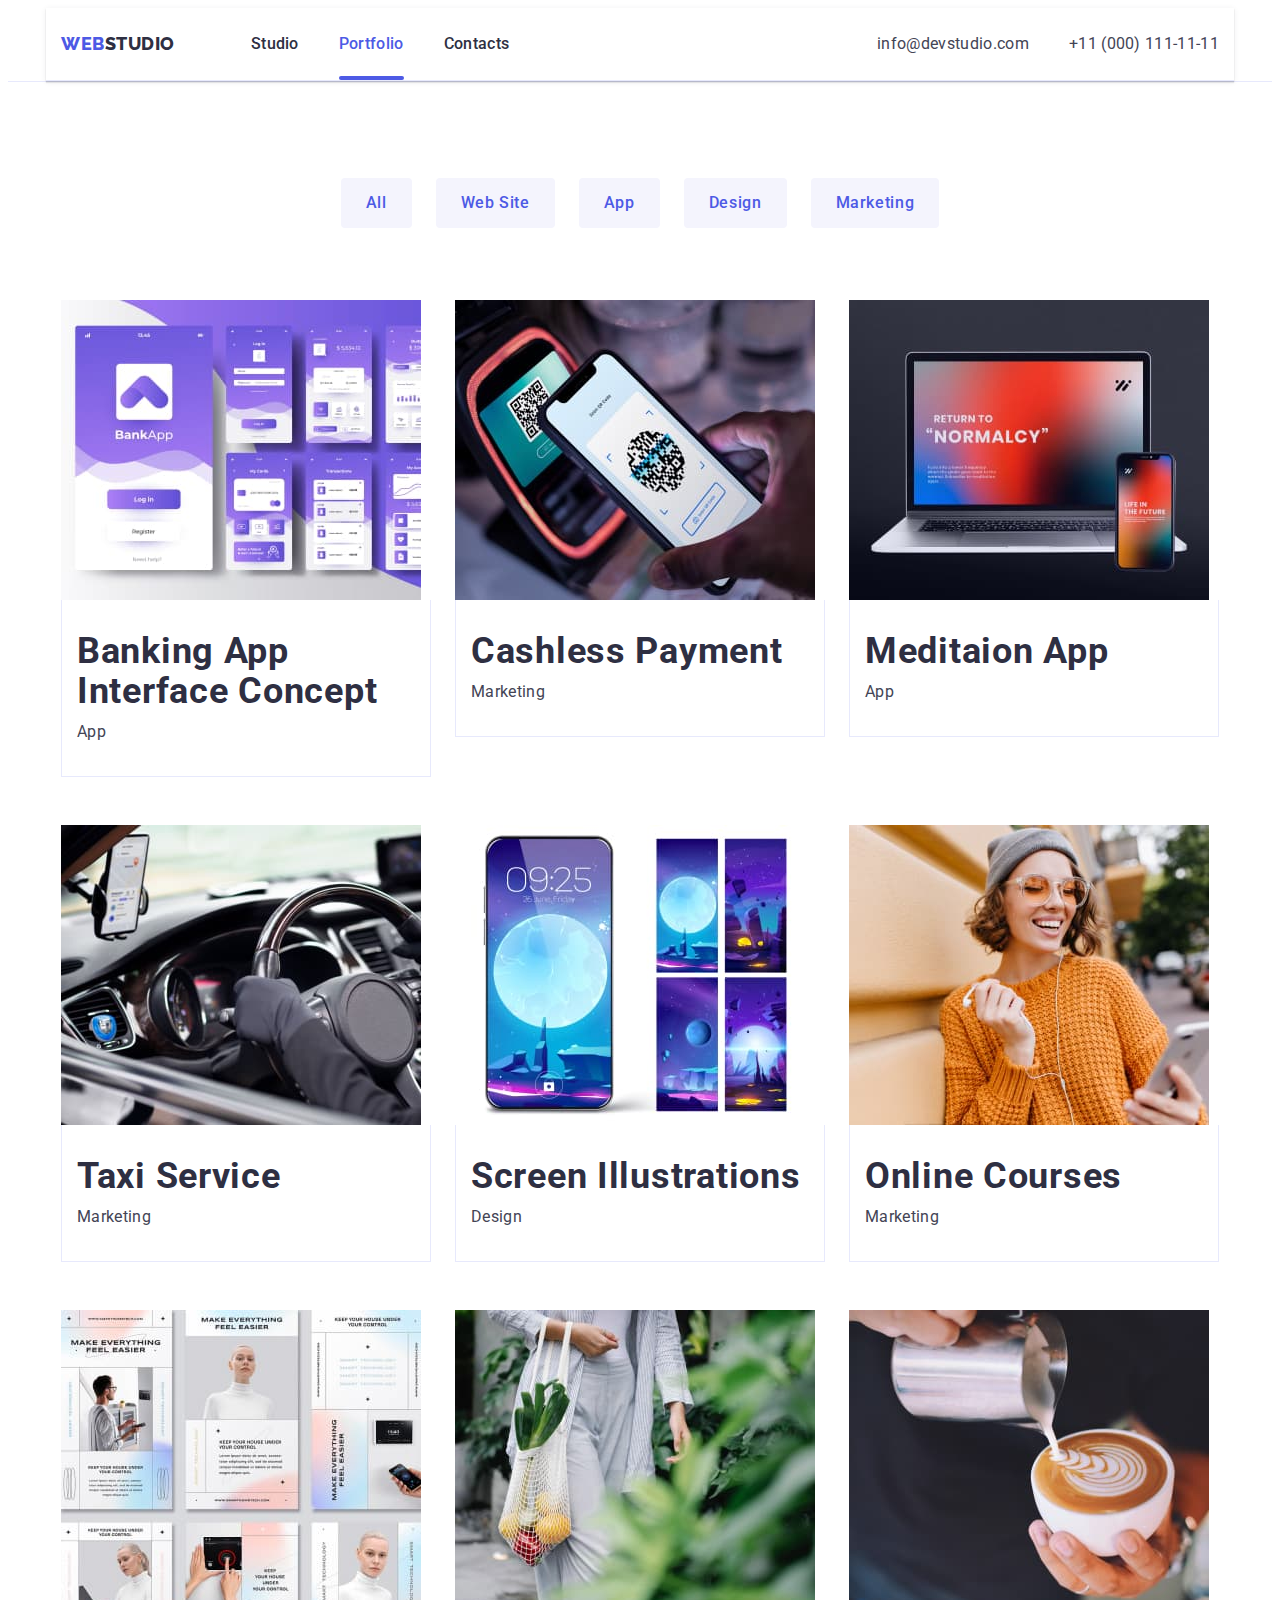
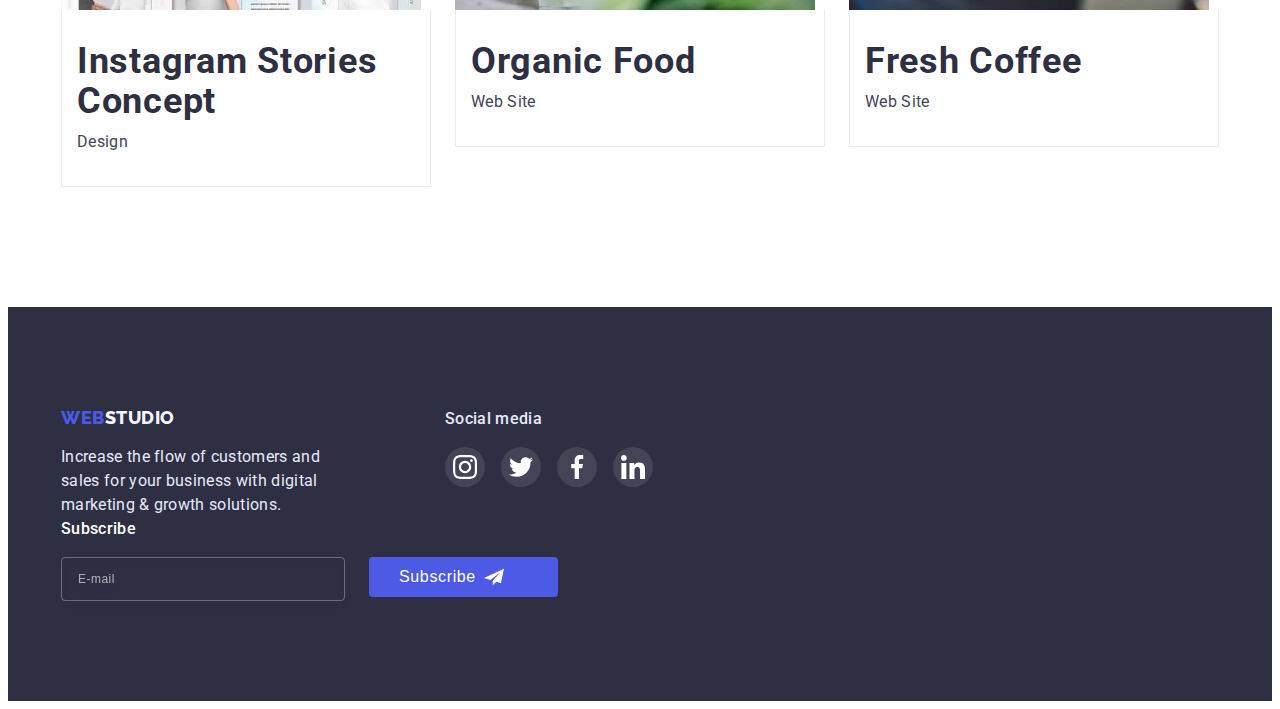
<file: portfolio.html>
<!DOCTYPE html>
<html lang="en">

<head>
    <meta charset="UTF-8">
    <meta http-equiv="X-UA-Compatible" content="IE=edge">
    <meta name="viewport" content="width=device-width, initial-scale=1.0">
    <title>Document</title>
    <link rel="preconnect" href="https://fonts.googleapis.com">
    <link rel="preconnect" href="https://fonts.gstatic.com" crossorigin>
    <link
        href="https://fonts.googleapis.com/css2?family=Raleway:wght@800&family=Roboto+Mono:wght@600&family=Roboto:wght@400;500;700&display=swap"
        rel="stylesheet">
    <link rel="stylesheet" href="https://cdnjs.cloudflare.com/ajax/libs/modern-normalize/1.1.0/modern-normalize.min.css"
            integrity="sha512-wpPYUAdjBVSE4KJnH1VR1HeZfpl1ub8YT/NKx4PuQ5NmX2tKuGu6U/JRp5y+Y8XG2tV+wKQpNHVUX03MfMFn9Q=="
            crossorigin="anonymous" referrerpolicy="no-referrer" />
    <link rel="stylesheet" href="./css/styles.css">
    <link href="./css/mobile.css" rel="stylesheet" />
    <link href="./css/tablet.css" rel="stylesheet" />
    <link href="./css/desktop.css" rel="stylesheet" />
    
    
</head>
<body>
<header class="header">
    <div class="container header-container">
        <nav class="header-nav">
            <a class="header-logo logo link" href="./index.html"><span
                    class="header-logo-accent logo">Web</span>Studio</a>
            <ul class="nav-list list">
                <li class="nav-item">
                    <a class="nav-link link" href="./index.html">Studio</a>
                </li>
                <li class="nav-item">
                    <a class="nav-link current link" href="./portfolio.html">Portfolio</a>
                </li>
                <li class="nav-item">
                    <a class="nav-link link" href="">Contacts</a>
                </li>
            </ul>
        </nav>
        <address class="address">
            <ul class="address-list list">
                <li class="address-item">
                    <a class="address-link link" href="mailto:info@devstudio.com">info@devstudio.com</a>
                </li>
                <li class="address-item">
                    <a class="address-link link" href="tel:+110001111111">+11 (000) 111-11-11</a>
                </li>
            </ul>
        </address>
    </div>
</header>
    <main>
        <section class="buttons">
            <div class="container">
            <h1 class="visually-hidden">Filter Btn</h1>
       <ul class="buttons-list list">
        <li class="button-item"><button class="filter-button" type="button">All</button></li>
        <li class="button-item"><button class="filter-button" type="button">Web Site</button></li>
        <li class="button-item"><button class="filter-button" type="button">App</button></li>
        <li class="button-item"><button class="filter-button" type="button">Design</button></li>
        <li class="button-item"><button class="filter-button" type="button">Marketing</button></li>
       </ul> 
    
            <h2 class="visually-hidden">Project Card</h2>
        <ul class="project-list list">
            <li class="project-item">
                <a class="project-link link" href="">
                    <div class="project-cover-wrap">
                    <img src="./images/img (1).jpg" alt="Banking" width="360">
                    <p class="project-cover-text">14 Stylish and User-Friendly App Design Concepts · Task Manager App · Calorie Tracker App · Exotic Fruit Ecommerce App ·
                    Cloud Storage App</p>
                    </div>
            <div class="project-item-wrap">
                <h3 class="project-title title">Banking App Interface Concept</h3>
                <p class="project-text text">App</p> 
            </div>
            </a>
            </li> 
            <li class="project-item" >
                <a class="project-link link" href="">
                    <div class="project-cover-wrap">
                    <img src="./images/img (2).jpg" alt="Cashless" width="360">
                    <p class="project-cover-text">14 Stylish and User-Friendly App Design Concepts · Task Manager App · Calorie Tracker App
                   · Exotic Fruit Ecommerce App ·
                    Cloud Storage App</p>
            </div>
            <div class="project-item-wrap">
                <h3 class="project-title title">Cashless Payment</h3>
                <p class="project-text text">Marketing</p>
                </div>
            </a>
            </li>
            <li class="project-item">
                <a class="project-link link" href="">
                <div class="project-cover-wrap">
                <img src="./images/img (3).jpg" alt="Meditaion App" width="360">
                <p class="project-cover-text">14 Stylish and User-Friendly App Design Concepts · Task Manager App · Calorie Tracker App
                · Exotic Fruit Ecommerce App ·Cloud Storage App</p>
                </div>
                <div class="project-item-wrap">
                <h3 class="project-title title">Meditaion App</h3>
                <p class="project-text text">App</p>
            </div>
            </a>
            </li>
            <li class="project-item">
                <a class="project-link link" href="">
                    <div class="project-cover-wrap">
                    <img src="./images/img (4).jpg" alt="Taxi Service" width="360">
                    <p class="project-cover-text">14 Stylish and User-Friendly App Design Concepts · Task Manager App · Calorie Tracker App
                · Exotic Fruit Ecommerce App ·Cloud Storage App</p>
                    </div>
                <div class="project-item-wrap">
                <h3 class="project-title title">Taxi Service</h3>
                <p class="project-text text">Marketing</p> 
                </div>
            </a>
            </li>
            <li class="project-item">
                <a class="project-link link" href="">
                    <div class="project-cover-wrap">
                    <img src="./images/img (5).jpg" alt="Screen" width="360">
                    <p class="project-cover-text">14 Stylish and User-Friendly App Design Concepts · Task Manager App · Calorie Tracker App
                · Exotic Fruit Ecommerce App ·Cloud Storage App</p>
                    </div>
                <div class="project-item-wrap">
                <h3 class="project-title title">Screen Illustrations</h3>
                <p class="project-text text">Design</p> 
                </div>
            </a>
            </li>
            <li class="project-item">
                <a class="project-link link" href="">
                    <div class="project-cover-wrap">
                <img src="./images/img (6).jpg" alt="Online Courses" width="360">
                <p class="project-cover-text">14 Stylish and User-Friendly App Design Concepts · Task Manager App · Calorie Tracker App
                · Exotic Fruit Ecommerce App ·Cloud Storage App</p>
                    </div>
                <div class="project-item-wrap">
                <h3 class="project-title title">Online Courses</h3>
                <p class="project-text text">Marketing</p> 
                </div>
            </a>
            </li>
            <li class="project-item">
                <a class="project-link link" href="">
                    <div class="project-cover-wrap">
                    <img src="./images/img (7).jpg" alt="Instagram Stories" width="360">
                    <p class="project-cover-text">14 Stylish and User-Friendly App Design Concepts · Task Manager App · Calorie Tracker App
                · Exotic Fruit Ecommerce App ·Cloud Storage App</p>
                    </div>
                <div class="project-item-wrap">
                <h3 class="project-title title">Instagram Stories Concept</h3>
                <p class="project-text text">Design</p> 
                </div>
            </a>
            </li>
            <li class="project-item">
                <a class="project-link link" href="">
                    <div class="project-cover-wrap">
                    <img src="./images/img (8).jpg" alt="Organic Food" width="360">
                    <p class="project-cover-text">14 Stylish and User-Friendly App Design Concepts · Task Manager App · Calorie Tracker App
                · Exotic Fruit Ecommerce App ·Cloud Storage App</p>
                    </div>
                <div class="project-item-wrap">
                <h3 class="project-title title">Organic Food</h3>
                <p class="project-text text">Web Site</p> 
                </div>
            </a>
            </li>
            <li class="project-item">
                <a class="project-link link" href="">
                    <div class="project-cover-wrap">
                    <img src="./images/img (9).jpg" alt="Fresh Coffee" width="360">
                    <p class="project-cover-text">14 Stylish and User-Friendly App Design Concepts · Task Manager App · Calorie Tracker App
                · Exotic Fruit Ecommerce App ·Cloud Storage App</p>
                    </div>
                <div class="project-item-wrap">
                <h3 class="project-title title">Fresh Coffee</h3>
                <p class="project-text text">Web Site</p> 
                </div>
            </a>
            </li>
        </ul>
        </div>
         </section>
    </main>
<footer class="footer">
    <div class="container footer-container">
        <div class="footer-logo">
            <a class="footer-logo-link link" href="./index.html"><span
                    class="footer-logo-accent link">Web</span>Studio</a>
            <p class="footer-text text">Increase the flow of customers and sales for your business with
                digital marketing & growth solutions.</p>
        </div>
        <div class="footer-media">
            <p class="footer-media-text text">Social media</p>
            <ul class="footer-media-list list">
                <li class="footer-media-item">
                    <a href="" class="footer-media-soc-link">
                        <svg class="footer-media-soc-icon" width="24" height="24">
                            <use href="./images/sprite.svg#instagram"></use>
                        </svg>
                    </a>
                </li>
                <li class="footer-media-item">
                    <a href="" class="footer-media-soc-link">
                        <svg class="footer-media-soc-icon" width="24" height="24">
                            <use href="./images/sprite.svg#twitter"></use>
                        </svg>
                    </a>
                </li>
                <li class="footer-media-item">
                    <a href="" class="footer-media-soc-link">
                        <svg class="footer-media-soc-icon" width="24" height="24">
                            <use href="./images/sprite.svg#facebook"></use>
                        </svg>
                    </a>
                </li>
                <li class="footer-media-item">
                    <a href="" class="footer-media-soc-link">
                        <svg class="footer-media-soc-icon" width="24" height="24">
                            <use href="./images/sprite.svg#linkedin"></use>
                        </svg>
                    </a>
                </li>

            </ul>

        </div>

        <form class="footer-form">
            <p class="form-title">Subscribe</p>
            <div class="footer-field">

                <input class="footer-input" type="email" name="user_email" id="user-email" placeholder="E-mail" />
                <label class="footer-label" for="user-email"></label>

                <div class="footer-btn-icon">
                    <button class="subscribe-btn" type="submit">Subscribe</button>
                    <svg class="subscribe-icon" width="24" height="20">
                        <use href="./images/sprite.svg#icon-Frame"></use>
                    </svg>
                </div>
            </div>
        </form>
    </div>
</footer>
    
    </body>
    
    </html>
</file>
<file: css/styles.css>
:root {
   --main-title-color: #FFFFFF;
   --second-title-color: #2E2F42;
   --text-color: #F4F4FD;
   --main-btn-color: #FFFFFF;
   --primary-btn-bg-color:#4D5AE5;
   --secondary-btn-bg-color:#F4F4FD;
   --accent-btn-bg-color:#404BBF;
   --title-text-color:#434455;
   --accent-color:#4D5AE5;
   --background-color:#F4F4FD;
   --background: #FFFFFF;
   --background-color-icon: #4D5AE5;
   --modal-btn-bg-color: #E7E9FC;
   --modal-bg-color: #FCFCFC;
   --accent-bg-color-icon:#404BBF;
   --footer-text-color: #E7E9FC;
   --footer-logo-color: #F4F4FD;
   --footer-bg-accent-icon: #31D0AA;
   --footer-bg-primary-icon: #434455;
   --border-color: #E7E9FC;
   --primary-icon-color: #F4F4FD;
   --main-customers-color: #8E8F99;
   --main-modal-text:#757575;
   --card-set-gap: 24px;
   --transition-hover-focus: 250ms cubic-bezier(0.4, 0, 0.2, 1);
   --box-shadow-btn: 0px 4px 4px rgba(0, 0, 0, 0.15);
   --box-shadow-card:0px 1px 6px rgba(46, 47, 66, 0.08),
      0px 1px 1px rgba(46, 47, 66, 0.16),
      0px 2px 1px rgba(46, 47, 66, 0.08);        
   --box-shadow-filter:rgba(0, 0, 0, 0.1),
      0px 2px 1px rgba(0, 0, 0, 0.08),
      0px 2px 2px rgba(0, 0, 0, 0.12);
   --box-shadow-modal-btn:0px 1px 1px rgba(0, 0, 0, 0.14),
      0px 1px 3px rgba(0, 0, 0, 0.12),
      0px 2px 1px rgba(0, 0, 0, 0.2);
}


 
p,h1,h2,h3,h4,h5,h6 {
    margin: 0;
}
 ul {
    margin: 0;
    padding-left: 0;
 }

 img{
    display: block;
    max-width: 100%;
    height: auto;
}

 body {
     font-family: 'Roboto', sans-serif;
     
     
 }
 
 .address-link:is(:hover, :focus) {
     color:var(--accent-color);
  }
 .hero-btn:is(:hover, :focus) {
     background-color: var(--accent-btn-bg-color);
     
  }
 .filter-button:is(:hover, :focus){
     color:var(--main-btn-color);
     background-color:var(--accent-btn-bg-color);
     box-shadow: 0px 3px 1px var(--box-shadow-filter);

   
   }

 .link {
     text-decoration: none;
 }
 .list {
     list-style: none;
     padding: 0px;
     margin: 0px;
 }
 .title {
     
   letter-spacing: 0.02em; 
   font-weight: 700;
   font-size: 36px;
   line-height: 1.11;
   
 }
 .text {
     font-size: 16px;
     line-height: 1.5;
     letter-spacing: 0.02em;
 }
 .logo {
     font-family: 'Raleway', sans-serif;
     font-weight: 800;
     font-size: 18px;
     line-height: 1.17;
     letter-spacing: 0.03em;
     text-transform: uppercase;
 }
 .section {
    padding-top: 120px;
    padding-bottom: 120px;
 }
   
   
 ----------HEADER-----------
.header-container {
   display: flex;
   align-items: center;
  }
 .header-logo {
    
    color: var(--second-title-color);
}

 .header-logo-accent {
    color: var(--accent-color);
 }
.header {
   border-bottom: 1px solid var(--border-color);
}
.header-nav {
   display: flex;
   align-items: center;
   
}
.nav-list {
   display: flex;
   gap: 40px;
}
  .nav-link {
   display: block;
   position: relative;
   padding-top: 24px;
   padding-bottom: 24px;
   font-weight: 500;
   font-size: 16px;
   line-height: 1.5;
   letter-spacing: 0.02em;
   transition: var(--transition-hover-focus);
   color: var(--second-title-color);
   transition: color var(--transition-hover-focus);
  }

  .nav-link.current::after {
   position: absolute;
   content: '';
   width: 100%;
   height: 4px;
   left: 0;
   bottom: 0;

   border-radius: 2px;
   background-color: var(--accent-color);

  }

  .nav-link:hover,
  .nav-link:focus,
  .nav-link.current {
     color: var(--accent-color);
  }
  .nav-list {
   display: flex;
   gap: 40px;
  }
   
   .address-list {
    display: flex;
    
   
   }
  .address-link {
     display: block;
    
     color: var(--title-text-color);

     font-style: normal;
     font-size: 16px;
     line-height: 1.5;
     letter-spacing: 0.02em;
     transition: color var(--transition-hover-focus);
  }

.mobile-menu-open {
   border: none;
   background-color: transparent;
   padding: 0;
   line-height: 0;
}
  .mobile-menu-open-icon {
   stroke: #2E2F42;
  }

 .mobile-menu {
   opacity: 0;
   visibility: hidden;
   pointer-events: none;
   position: fixed;
   top: 0;
   left: 0;
   z-index: 1;
   width: 100%;
   height: 100%;
   background-color: #FFFFFF;
   transform: translateX(100%);
   transition: transform var(--transition-hover-focus);
      
 }
.mobile-menu.is-open {
   opacity: 1;
   visibility: visible;
   pointer-events: initial;
   transform: translateX(0);
}
 .mobile-menu > .mobile-container {
   height: 100%;
   display: flex;
   flex-direction: column;
   justify-content: space-between;
   overflow-y: auto;
 }
   
.mobile-container {
   
   position: relative;
   padding-bottom: 40px;
   padding-left: 40px;
   padding-top: 80px;

   }


 .mobile-menu-close {
   position: absolute;
   display: flex;
   align-items: center;
   justify-content: center;
   top: 24px;
   right: 24px;
   width: 24px;
   height: 24px;
   line-height: 0;
   padding: 0;
   background-color: transparent;
   margin-left: auto;
   margin-bottom: 32px;
   border: 1px solid rgba(0, 0, 0, 0.1);
   border-radius: 50%;
   background-color: #E7E9FC;
   cursor: pointer;
   color: #2E2F42;
  
 }

 .mob-menu-close-icon {
   fill: currentColor;
 }

 
 .mob-menu-item:not(:last-child) {
   margin-bottom: 40px;
 
 }

 .mob-menu-link {
   font-weight: 700;
   font-size: 36px;
   line-height: 1.11;
   letter-spacing: 0.02em;
   
   color: #2E2F42;
 }

  
 .mob-menu-tel-link {
   display: block;
   font-weight: 700;
   font-size: 36px;
   line-height: 1.11;
   letter-spacing: 0.02em;
   margin-bottom: 40px;
   color: #4D5AE5;
}


 .mob-menu-mail-link {
   display: block;
   font-weight: 500;
   font-size: 20px;
   line-height: 1.20;
   letter-spacing: 0.02em;
   color: #434455;
   margin-bottom: 48px;
 }
       

 .mob-soc-list {
   display: flex;
   gap: 56px;
  

 }
 
 
 .mob-soc-item {
   width: 40px;
   height: 40px;
   
 }

 .mob-soc-link {
   width: 100%;
   height: 100%;
   display: flex;
   border-radius: 50%;
   justify-content: center;
   align-items: center;
   color: var(--primary-icon-color);
   background-color: var(--background-color-icon);
   
 }

 .mob-soc-icon {
   fill: currentColor;
 } 

   /* ----------HERO----------- */
 .hero {
    
    padding-top: 112px;
    padding-bottom: 112px;
    text-align: center;
    background-color: var(--second-title-color);
    background-image: linear-gradient(rgba(46, 47, 66, 0.7),rgba(46, 47, 66, 0.7)), url(../images/mobile-bg.jpg);
    background-size: cover;
    background-repeat: no-repeat;
    background-position: center;
    
 }
.hero-container {
  
   display: flex;
   flex-direction: column;
   align-items: center;
 
}
.hero-title {
   max-width: 320px;
   font-weight: 700;
   font-size: 36px;
   line-height: 1.11;
   letter-spacing: 0.02em;
   margin-top: 0px;
   margin-bottom: 72px;
   
   
   color: var(--main-title-color);
}

 .hero-btn {
    font-family: inherit;
    font-weight: 500;
    font-size: 16px;
    line-height: 1.5;
    letter-spacing: 0.04em;
    min-width: 169px;
    padding: 16px 32px;
    border-radius: 4px;
    border: none;
    display: block;
    margin: 0 auto;
    transition: background-color var(--transition-hover-focus);

    box-shadow: var(--box-shadow-btn);
    background: var(--primary-btn-bg-color);
    color: var(--main-btn-color);
    cursor: pointer;
 } 
 
/* ----------BENEFITS----------- */

 .benefits {
   padding-top: 96px;
   padding-bottom: 96px;
 }

 .visually-hidden{
  position: absolute;
  white-space: nowrap;
  width: 1px;
  height: 1px;
  overflow: hidden;
  border: 0;
  padding: 0;
  clip: rect(0000);
  clip-path: inset(50%);
  margin: -1px;
 }
 
 .benefits-icon {
   display: none;
     
 }
 .thumb {
   display: none;
 }
 .benefits-list {
   display: flex;
   flex-wrap: wrap;
   gap: 72px;
 }
   
 .benefits-item {
   
   }
 

 .benefits-title {
    text-align: center;
    color: var(--second-title-color);
    margin-bottom: 8px;

 }

 .benefits-text {
   
   color: var(--title-text-color);
     
 }
 /* ----------GALLERY----------- */
 .gallery {
   display: none;
 }
 .gallery {
   padding-bottom: 120px;
 }
 .gallery-title {
     font-size: 36px;
     line-height: 1.11;
     letter-spacing: 0.02em;
     text-align: center;
     margin-bottom: 72px;
     color: var(--second-title-color);
 }

 .gallery-list {
    display: flex;
    gap: var(--card-set-gap);
    
        
 }
 .gallery-item {
    width: calc((100% - 48px) / 3);
    
 }

 /* ----------TEAM----------- */
 
 .team {
   padding-top: 96px;
   padding-bottom: 72px;
  
    background: var(--background-color);
 }
 .team-title {
     font-size: 36px;
     line-height: 1.11;
     text-align: center;
     letter-spacing: 0.02em;
     margin-bottom: 72px; 
           
     color: var(--second-title-color);
 }

 .team-list {
    display: flex;
    flex-direction: column;
    justify-content: center;
    align-items: center;
    gap: 72px;
}
   
  .team-item {
   
    border-radius: 0px 0px 4px 4px;
    background: var(--background);
    box-shadow: 0px 1px 6px rgba(46, 47, 66, 0.08), 0px 1px 1px rgba(46, 47, 66, 0.16), 0px 2px 1px rgba(46, 47, 66, 0.08);
    
 } 
 
 .team-item-wrap {
   flex-wrap: wrap;
   justify-content: space-between;
   gap: 0;
   padding-top: 32px;
   padding-bottom: 32px;
  
 }

 .team-item-title {
   font-weight: 500;
      font-size: 20px;
      line-height: 1.2px;
      text-align: center;
      letter-spacing: 0.02em;
    color: var(--second-title-color);
    margin-bottom: 8px;
    
 }
 .team-item-text {
   text-align: center;
    color: var(--title-text-color);
    margin-bottom: 8px;
   
 }

 .team-soc-list {
   display: flex;
   justify-content: center;
   gap: var(--card-set-gap);
 }

 .team-soc-item {
   width: 40px;
   height: 40px;
  }

  .team-soc-link {
   width: 100%;
   height: 100%;
   display: flex;
   border-radius: 50%;
   justify-content: center;
   align-items: center;
   color: var(--primary-icon-color);
   
   background-color: var(--background-color-icon);
   transition: background-color var(--transition-hover-focus);

   }
   
  .team-soc-icon {
   fill: currentColor;
 }

  .team-soc-link:is(:hover, :focus) {
    background-color: var(--accent-bg-color-icon);
 }

/* ----------CUSTOMERS----------- */

 .customers {
   padding-top: 96px;
   padding-bottom: 96px;
   
 }
 .customers-title {
   
   text-align: center;
   margin-bottom: 72px;
   
   color: var(--second-title-color)
 }

 .customers-list {
   display: flex;
   flex-wrap: wrap;
   justify-content: center;
   gap: 72px 16px;
   
   
 }

 .customers-item {
  
   
 }

 .customers-link {
   width: 190px;
   height: 88px;
   border: 1px solid var(--main-customers-color);
   border-radius: 4px;
   display: flex;
   justify-content: center;
   align-items: center;
   color: var(--main-customers-color);
   transition: color var(--transition-hover-focus);
 }

 .customers-icon {
   width: 110px;
   height: 56px;
   fill: currentColor;
 }
 .customers-link:is(:hover, :focus) {
   border-color: var(--accent-bg-color-icon) ;
   color: var(--accent-bg-color-icon);
 }

/* ----------FILTER----------- */

.buttons {
  padding-top: 96px;
  
  }

.buttons-list {
    display: flex;
    gap: var(--card-set-gap);
    justify-content: center;
    
}
.button-item {}
 

.filter-button {
     font-family: inherit;
     font-weight: 500;
     font-size: 16px;
     line-height: 1.5;
     letter-spacing: 0.04em;
     padding: 12px 24px; 
     border-radius: 4px;
     border: 1px solid var(--border-color);
     color: var(--accent-color);
     border-color: transparent;
     background: var(--secondary-btn-bg-color);
     cursor: pointer;
     transition: color var(--transition-hover-focus), background-color var(--transition-hover-focus), box-shadow var(--transition-hover-focus);
}

/* ----------PROJECT----------- */



.project-list {
    display: flex;
    flex-wrap: wrap;
    column-gap: 24px;
    row-gap: 48px;
    margin-top: 72px;
    padding-bottom: 120px;
    
   
}
.project-item {
    width: calc((100% - 48px) / 3);

    
}
.project-link:is(:hover, :focus) .project-cover-text {
 
  transform: translateY(0);}

.project-item-wrap {
    
    padding-top: 32px;
    padding-bottom: 32px;
    padding-left: 15px;
    padding-right: 15px;
    border: 1px solid var(--border-color);
    border-top: none;

    background: var(--background)
}
.project-link {
   display: block;
   transition: box-shadow var(--transition-hover-focus);
 }


.project-title {
   margin-bottom: 8px;
   color: var(--second-title-color);
}

.project-text {
     color: var(--title-text-color);
} 

.project-link:is(:hover, :focus) {
   box-shadow: var(--box-shadow-card);
   
}
.project-cover-wrap {
   position: relative;
   overflow: hidden;
   

}
.project-cover-text {
   position: absolute;
   top: 0;
   padding: 40px 32px 164px 32px;
   font-size: 16px;
   line-height: 1.5;
   letter-spacing: 0.02em;
   color: var(--text-color);
   background: var(--background-color-icon);
   height: 100%;
   transform: translateY(100%);
   transition: transform var(--transition-hover-focus);
   overflow: auto;

}


 /* ----------FOOTER----------- */
.footer {
     padding-top: 96px;
     padding-bottom: 96px;
     background-color: var(--second-title-color);
  }
  


.footer-logo-link {
   font-family: 'Raleway', sans-serif;
   font-weight: 800;
   font-size: 18px;
   line-height: 1.17;
   letter-spacing: 0.03em;
   text-transform: uppercase;
   color: var(--footer-logo-color)
}
.footer-logo-accent {
   font-family: 'Raleway', sans-serif;
   font-weight: 800;
   font-size: 18px;
   line-height: 1.17;
   letter-spacing: 0.03em;
   color: var(--accent-color);
}
.footer-text {
   margin-top: 17px;
   max-width: 264px;
   color: var(--footer-text-color);
}
.footer-media {
   display: block;
 
  } 
 .footer-media-list {
  gap:24px;
  }
.footer-media-text {
   font-weight: 500;
   margin-bottom: 16px;
   text-align: center;
} 

.footer-media-item {
    width: 40px;
    height: 40px;
 }
.footer-media-soc-link {
   width: 100%;
   height: 100%;
   display: flex;
   border-radius: 50%;
   justify-content: center;
   align-items: center;
   color: #F4F4FD;
   transition: background-color var(--transition-hover-focus);
   background-color: var(--footer-bg-primary-icon);
}
.footer-media-soc-icon {
   fill: currentColor;

  }
.footer-media-soc-link:is(:hover, :focus) {
   background-color: var(--footer-bg-accent-icon);

}
.form-title {
   text-align: center;
   margin-bottom: 16px;
   font-weight: 500;
   font-size: 16px;
   line-height: 1.5;
   letter-spacing: 0.02em;
   color: var(--main-title-color);
}
 
  



.footer-input {
   width: 100%;
   height: 40px;
   border-radius: 4px;
   border: 1px solid rgba(255, 255, 255, 0.3);
   background-color: transparent;
   color: var(--main-title-color);
   padding-left: 16px;
   margin-bottom: 16px;
   filter: drop-shadow(0px 4px 4px rgba(0, 0, 0, 0.15));
} 


.footer-input::placeholder {
   font-size: 12px;
   line-height: 2;
   align-items: center;
   letter-spacing: 0.04em;
   color: rgba(255, 255, 255, 0.6);
}
 .footer-btn-icon {
   
   
   width: 165px;
   height: 40px;
   align-items: center;
   text-align: center;
   display: flex;
   margin: 0 auto;
   background: var(--background-color-icon);
   border-radius: 4px;
   padding-left: 24px;
   

       
} 
.subscribe-btn {
   font-weight: 500;
   font-size: 16px;
   line-height: 1.5;
   letter-spacing: 0.04em;
   gap: 16px;
   color: var(--main-btn-color);
   background: var(--background-color-icon);
   background-color: transparent;
   border: none;
   transition: background-color var(--transition-hover-focus);
   cursor: pointer;
}

.footer-btn-icon:is(:hover, :focus ) {
   background-color: var(--accent-btn-bg-color);

}
.subscribe-icon {
   fill:var(--main-title-color);
}   


/* ----------Modal----------- */

 .backdrop {
   position: fixed;
   top: 0;
   left: 0;
   z-index: 0;
   width: 100%;
   height: 100%;
   background-color: rgba(46, 47, 66, 0.4);
   transition: opacity 300ms linear, visibility 300ms linear;

 }
 
 .modal {
   position: absolute;
   width: 392px;
   min-height: 576px;
   top: 50%;
   left: 50%;
   background-color: var(--modal-bg-color);
   border-radius: 4px;
   padding: 24px;
   
   transform: translate(-50%, -50%) rotate(0deg);
   transition: transform 300ms linear;
   

}
.backdrop.is-hidden .modal {
   transform: translate(-50%, -50%) rotate(300deg);

}
 .modal-btn-close {
   width: 24px;
   height: 24px;
   background-color: var(--modal-btn-bg-color);
   border: 1px solid rgba(0, 0, 0, 0.1);
   border-radius: 50%;
   display: flex;
   align-items: center;
   justify-content: center;
   margin-left: auto;
   padding: 0;
   color: #000000;
   box-shadow:var(--box-shadow-modal-btn);
   margin-bottom: 24px;
   cursor: pointer;
   transition: background-color var(--transition-hover-focus), color var(--transition-hover-focus) ;
   
}

 .modal-close-icon {
   fill: currentColor;
}


.modal-btn-close:is(:hover, :focus) {
   background-color: var(--accent-btn-bg-color);
   color: var(--main-btn-color);
}
.is-hidden {
   visibility: hidden;
   opacity: 0;
   pointer-events: none;
}
 
 
.modal-title {
   font-weight: 500;
   font-size: 16px;
   line-height: 1.5;
   text-align: center;
   letter-spacing: 0.02em;
   color: var(--second-title-color);
   margin-bottom: 16px;
}
.modal-field {
   margin-bottom: 8px;
   
   
}

.input-wrap {
   position: relative;
}
.modal-input {
   width: 100%;
   height: 40px;
   border-radius: 4px;
   border: 1px solid rgba(33, 33, 33, 0.2);
   background-color: var(--modal-bg-color);
   background-color: transparent;
   padding-left: 38px;
   outline: transparent;
   font-size: 18px;
   transition: border var(--transition-hover-focus);
   
}

.modal-input:focus {
   border-color:var(--accent-color);
   
}
.modal-input:focus +.modal-icon {
   fill: var(--accent-color);
  
}
.modal-label {
   font-size: 12px;
   line-height: 1.17;
   letter-spacing: 0.01em;
   margin-bottom: 4px;
   display: inline-block;
   color: var(--main-customers-color);
}
 
   
      
.modal-icon {
   position: absolute;
   left: 19px;
   top: 50%;
   transform: translateY(-50%);
   transition: fill var(--transition-hover-focus);
}
.modal-message {
   width: 100%;
   height: 120px;
   border-radius: 4px;
   border: 1px solid rgba(33, 33, 33, 0.2);
   background-color: var(--modal-bg-color);
   background-color: transparent;
   padding: 8px 16px;
   outline: transparent;
   resize: none;
   
   
   transition: border-color var(--transition-hover-focus);
}
.modal-message::placeholder {
   font-size: 12px;
   line-height: 1.17;
   letter-spacing: 0.04em;
   color: rgba(117, 117, 117, 0.5);

}

.modal-message:focus {
   border-color: var(--accent-color);
 }

 

.label-check {
   display: flex;
   font-size: 12px;
   line-height: 1.17;
   letter-spacing: 0.04em;
   color: var(--second-title-color);
   
   
}
.label-check .modal-check-icon {
   width: 16px;
   height: 16px;
   border: 1.25px solid #2E2F42;
   border-radius: 2px;
   display: flex;
   align-items: center;
   justify-content: center;
   margin-right: 8px;
   fill: transparent;
  
}
.modal-textarea {
   margin-bottom: 16px;
}
.input-check:checked + .label-check .modal-check-icon {
   border: none;
   background-color: var(--accent-btn-bg-color) ;
   fill:var(--secondary-btn-bg-color);
}
.policy-text {
   font-size: 12px;
   line-height: 1.17;
   letter-spacing: 0.04em;
   color: var(--main-modal-text);
}

.policy-link { 

  text-decoration: underline;
  color: var(--accent-color);
}

.modal-button {
   min-width: 169px;
   font-family: inherit;
   font-weight: 500;
   font-size: 16px;
   line-height: 1.5;
   letter-spacing: 0.04em;
   display: block;
   padding: 16px 32px;
   margin: 0 auto;
   margin-top: 24px;
   border: none;
   cursor: pointer;
   

   color: var(--main-btn-color);
   background: var(--primary-btn-bg-color);
   box-shadow: 0px 4px 4px rgba(0, 0, 0, 0.15);
   border-radius: 4px;
   transition: background-color var(--transition-hover-focus);
      
 }
 .modal-button:is(:hover, :focus) {
   background-color: var(--accent-btn-bg-color);
 }
</file>
<file: css/mobile.css>
.container {

  padding-left: 16px;
  padding-right: 16px;


}


.header-container {
  position: relative;
  display: flex;
  border-bottom: 1px solid #E7E9FC;
  align-items: center;
  justify-content: space-between;
  
  padding-top: 25px;
  padding-bottom: 24px;
  box-shadow: 0px 2px 1px rgba(46, 47, 66, 0.08), 0px 1px 1px rgba(46, 47, 66, 0.16), 0px 1px 6px rgba(46, 47, 66, 0.08);
  
}


/* від 0 до 767 */
@media screen and (max-width: 767px) {
  .nav-link {
    display: none;
  }

  .nav-item {
    display: none;
  }

  .address-link {
    display: none;
  }
  .footer >.container {
    max-width: 428px;
  }
    .footer-container {
     
      display: flex;
      flex-direction: column;
      align-items: center;
      gap: 72px;
  
  
    }
  
    .footer-logo {
      margin-right: auto;
      margin-left: auto;
      /* padding-bottom: 16px; */
      text-align: center;
  
    }
  
    .footer-text {
      text-align: left;
      margin-top: 17px;
      color: var(--footer-logo-color)
    }
  
    .footer-media-text {
      
      color: #FFFFFF;
    }
  
    .footer-media-list {
      display: flex;
      justify-content: center;
     
    }
  
    
        .footer-field {
          width: 100%;
    
        }
    
        .footer-form {
    
          width: 100%;
    
        }
    
        .footer-input {
          width: 100%;
        }
        
      }


@media screen and (max-width: 387px) {
  .mob-menu-tel-link {
    font-size: 27px;

  }
  .mob-soc-list {
    gap: 30px;}

  .hero-title {
    max-width: 320px;}

}



@media screen and (min-width: 480px) {
  .container {
    max-width: 428px;
    margin-left: auto;
    margin-right: auto;
  }

  .team>.container {
    max-width: 294px;
  }
}

.header-nav {
  margin-right: auto;
}



   
@media screen and (min-device-pixel-ratio: 2) and (max-width:767px),
screen and (min-resolution: 192dpi) and (max-width:767px),
screen and (min-resolution: 2dppx) and (max-width:767px) {

  .hero {
    background-image:linear-gradient(rgba(46, 47, 66, 0.7), rgba(46, 47, 66, 0.7)) url(../images/mobile-bg@2x.jpg);
  }

}
</file>
<file: css/tablet.css>
@media screen and (min-width: 768px) {
    .container {
        max-width: 768px;
        padding-bottom: 0;
    }
    .hero title {
        width: 496px;
        font-size: 56px;
        line-height: 60px;
        line-height: 1.07;
        
    }
    .header-container {
    padding-top: 0px;

}

    
 .mobile-menu-open {
        display: none;

    }
 .header-logo {
    margin-right: 120px;
}


.address-list {
display: flex;
flex-direction: column;
gap: 12px;

 }
  .address-link {
   display: block;
   color: var(--title-text-color);
   font-style: normal;
   font-size: 12px;
   line-height: 1.17;
   letter-spacing: 0.04em;
   transition: color var(--transition-hover-focus);
   }
 .modal {
    width: 408px;
 }
 
}


@media screen and (min-width:768px) {
.benefits-list {
    display: flex;
    flex-wrap: wrap;
    flex-direction: row;
    gap: 24px;
}
.benefits-item {
    flex-basis: calc((100% - 24px) / 2);
}
.team {
    padding-top: 96px;
    padding-bottom: 108px;
}
.team > .container {
    max-width: 582px;
}
.team-list {
    display: flex;
    flex-wrap: wrap;
    flex-direction: row;
    gap: 24px;
   
}
.team-item {
    flex-basis: calc((100% - 24px) / 2);
        }

.customers-item {
    flex-basis: calc((100% - 2*24px) / 3);
}

.customers-link {
    width: 168px;
}

.customers-icon {
     width: 104px;
     

}
.customers> .container {
  max-width: 582px;
}
 .footer-container {
    max-width: 582px;
    display: flex;
    flex-direction: row;
    flex-wrap: wrap;
    align-items: start;
    gap: 24p;
} 
.footer-logo {
    margin-bottom: 72px;
    margin-right: 24px;
    text-align: left;
}

.footer-media-text {
    text-align: left;
    font-size: 16px;
     line-height: 1.5;       
     letter-spacing: 0.02em;
     color: #FFFFFF;
}

.footer-field {
   display: flex;
  

  }
.form-title {
  text-align: left;
  }
.footer-input {
    width: 264px;
    margin-right: 24px;
    margin-bottom: 0px;
  }
 .footer-media {
     display: block;
    margin: 0;
  

 }
 .footer-media-list {
     display: flex;
     justify-content: center;
     gap: 16px;
     

 }
}



@media screen and (min-width:768px) {
.hero {
background-image: linear-gradient(rgba(46, 47, 66, 0.7), rgba(46, 47, 66, 0.7)),url(../images/tablet-bg.jpg);

 }
   }
@media screen and (min-device-pixel-ratio: 2) and (mix-width:768px),
screen and (min-resolution: 192dpi) and (mix-width:768px),
screen and (min-resolution: 2dppx) and (mix-width:768px) {
 .hero  {
  background-image: url(../images/mobile-bg@2x);
            
   }
  }
</file>
<file: css/desktop.css>
@media screen and (min-width: 1200px) {
    .container {
    max-width: 1158px;
    padding-left: 15px;
    padding-right: 15px;
    margin: 0px auto;
       
    }
 }
 @media screen and (min-width: 1200px) {
    .header-logo {
     margin-right: 76px;
        }
 
    .address-list {
      display: flex;
      flex-direction: row;
      gap: 40px;
    }
    .address-link {
    font-size: 16px;
    line-height: 1.5;
    letter-spacing: 0.02em;

    }
        
 .hero {

     padding-top: 188px;
     padding-bottom: 188px;
}
.hero-title {
    max-width: 496px;
    font-size: 56px;
    line-height: 1.07;
    margin-bottom: 48px;
}
 .benefits {
     padding-top: 120px;
     padding-bottom: 120px;
 }


.thumb {
    width: 264px;
    height: 112px;
    background: var(--background-color);
    border-radius: 4px;
    display: flex;
    justify-content: center;
    align-items: center;
    margin-bottom: 8px;
}

.benefits-icon {
    display: block;
}
.benefits-list {

    gap: var(--card-set-gap);
}

.benefits-item {
    max-width: 264px;
}
.benefits-title {
    text-align: left;
    font-weight: 500;
    font-size: 20px;
    line-height: 1.2;

}
.gallery {
    display: block;
    padding-bottom: 120px;
}

.gallery-title {
    font-size: 36px;
    line-height: 1.11;
    letter-spacing: 0.02em;
    text-align: center;
    margin-bottom: 72px;
    color: var(--second-title-color);
}

.gallery-list {
    display: flex;
    gap: var(--card-set-gap);


}

.gallery-item {
    width: calc((100% - 48px) / 3);

}

.team > .container {
   max-width: 1158px;
}
.team {
    padding-top: 120px;
    padding-bottom: 120px;
    padding-left: 0px;
    padding-right: 0px;

 }
  .team-list {
      display: flex;
      gap: var(--card-set-gap);
  }
  .team-item {
      flex-basis: calc((100% - 72px) / 4);
 }
 .team-item-wrap {
     
      text-align: center; 
 }
 .customers >.container {
     max-width: 1158px;
}
     
 .customers {
     padding-top: 120px;
     padding-bottom: 120px;
  
 }
 .customers-list {
     display: flex;
     gap: 0px;
 }

 .customers-item {
     flex-basis: calc((100%-5*24px) /6);
     height: 88px;

 }
 .customers-link {
    width: 168px;
 }
 .customers-icon {
    width: 104px;
    
 }
 

 .footer {
     padding-top: 100px;
     padding-bottom: 100px;
     background-color: var(--second-title-color);
 }

 .footer-container {
     display: flex;


 }

 .footer-logo {
    margin-right: 120px;
    margin-bottom: 0px;
 }

 

 

 .footer-media {
     display: block;
     margin-right: 80px;

 }
 
 .footer-media-text {
     font-weight: 500;
     margin-bottom: 16px;
     text-align: left;

     color: var(--footer-text-color);
 }

 .footer-media-list {
     display: flex;
     justify-content: center;
     gap: 16px;

 }
 
 .footer-media-soc-link {
     width: 100%;
     height: 100%;
     display: flex;
     border-radius: 50%;
     justify-content: center;
     align-items: center;
     color: #FFFFFF;
     transition: background-color var(--transition-hover-focus);
     background-color: var(--footer-bg-primary-icon);
 }

 .footer-media-soc-icon {
     fill: currentColor;

 }

 .footer-media-soc-link:is(:hover, :focus) {
     background-color: var(--footer-bg-accent-icon);

 }

 

 .form-title {
     margin-bottom: 16px;
     font-weight: 500;
     font-size: 16px;
     line-height: 1.5;
     letter-spacing: 0.02em;
     color: var(--main-title-color);

 }

 .footer-field {
     display: flex;


 }

 .footer-input {

     width: 264px;
     height: 40px;
     border-radius: 4px;
     border: 1px solid rgba(255, 255, 255, 0.3);
     background-color: transparent;
     color: var(--main-title-color);

     padding-left: 16px;
     filter: drop-shadow(0px 4px 4px rgba(0, 0, 0, 0.15));
 }

 

 .footer-btn-icon {
     width: 165px;
     height: 40px;
     display: flex;
     align-items: center;
     background: var(--background-color-icon);
     border-radius: 4px;
     padding-left: 24px;
     
     
 }

 

 .footer-btn-icon:is(:hover, :focus) {
     background-color: var(--accent-btn-bg-color);

 }

 .subscribe-icon {
     fill: var(--main-title-color);
 }


 }


 

                
    
 
@media screen and (min-width:1200px) {
    .hero {
        background-image: linear-gradient(rgba(46, 47, 66, 0.7), rgba(46, 47, 66, 0.7)), url(../images/desktop-bg.jpg);

    }

    @media screen and (min-device-pixel-ratio: 2) and (max-width:1200px),
    screen and (min-resolution: 192dpi) and (max-width:1200px),
    screen and (min-resolution: 2dppx) and (max-width:1200px) {

        .hero {
            background-image: url(../images/desktop-bg@2x.jpg);
        }

    }
}
</file>
